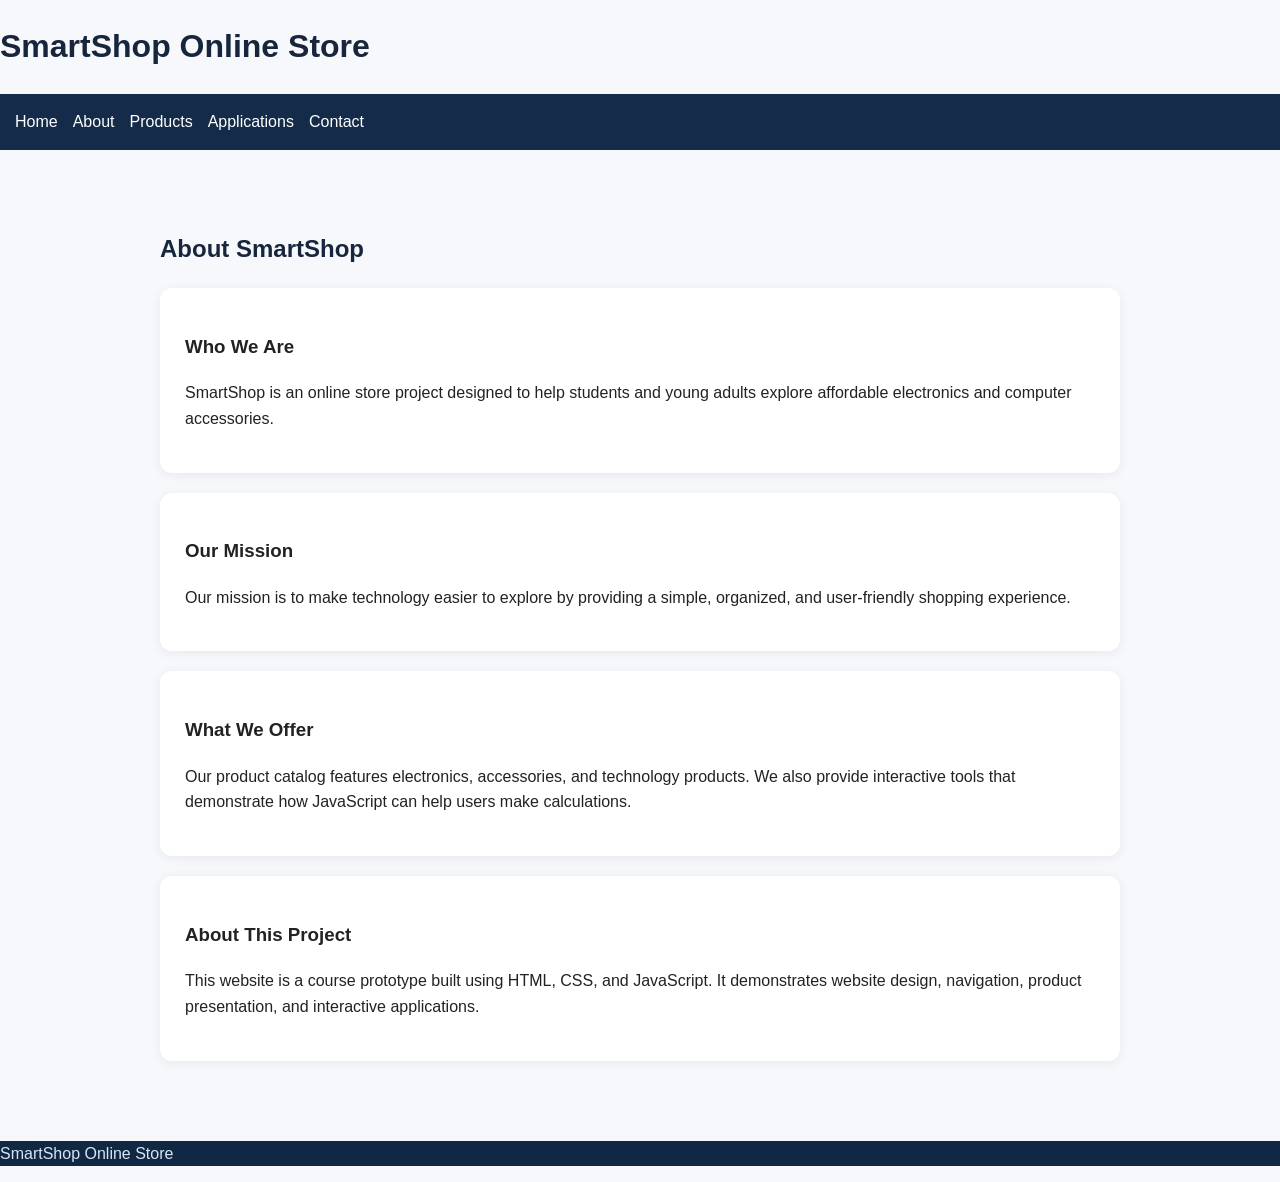
<file: about.html>
<!DOCTYPE html>
<html lang="en">
<head>
  <meta charset="UTF-8">
  <meta name="viewport" content="width=device-width, initial-scale=1">
  <title>About Us | SmartShop</title>
  <link rel="stylesheet" href="styles.css">
  <style>
    .info-wrap {
      max-width: 1000px;
      margin: 40px auto;
      padding: 20px;
    }
    .info-card {
      background: #fff;
      color: #222;
      padding: 25px;
      margin: 20px 0;
      border-radius: 12px;
      box-shadow: 0 2px 12px #0001;
    }
    .site-links {
      display: flex;
      flex-wrap: wrap;
      gap: 15px;
      padding: 15px;
      background: #142c49;
    }
    .site-links a { color: white; text-decoration: none; }
    .site-links a:hover { text-decoration: underline; }
  </style>
</head>
<body>
  <header>
    <h1>SmartShop Online Store</h1>
    <nav class="site-links">
      <a href="index.html">Home</a>
      <a href="about.html">About</a>
      <a href="products.html">Products</a>
      <a href="applications.html">Applications</a>
      <a href="contact.html">Contact</a>
    </nav>
  </header>

  <main class="info-wrap">
    <h2>About SmartShop</h2>

    <section class="info-card">
      <h3>Who We Are</h3>
      <p>SmartShop is an online store project designed
      to help students and young adults explore
      affordable electronics and computer accessories.</p>
    </section>

    <section class="info-card">
      <h3>Our Mission</h3>
      <p>Our mission is to make technology easier
      to explore by providing a simple, organized,
      and user-friendly shopping experience.</p>
    </section>

    <section class="info-card">
      <h3>What We Offer</h3>
      <p>Our product catalog features electronics,
      accessories, and technology products. We also
      provide interactive tools that demonstrate
      how JavaScript can help users make calculations.</p>
    </section>

    <section class="info-card">
      <h3>About This Project</h3>
      <p>This website is a course prototype built
      using HTML, CSS, and JavaScript. It demonstrates
      website design, navigation, product presentation,
      and interactive applications.</p>
    </section>
  </main>

  <footer><p>SmartShop Online Store</p></footer>
</body>
</html>
</file>
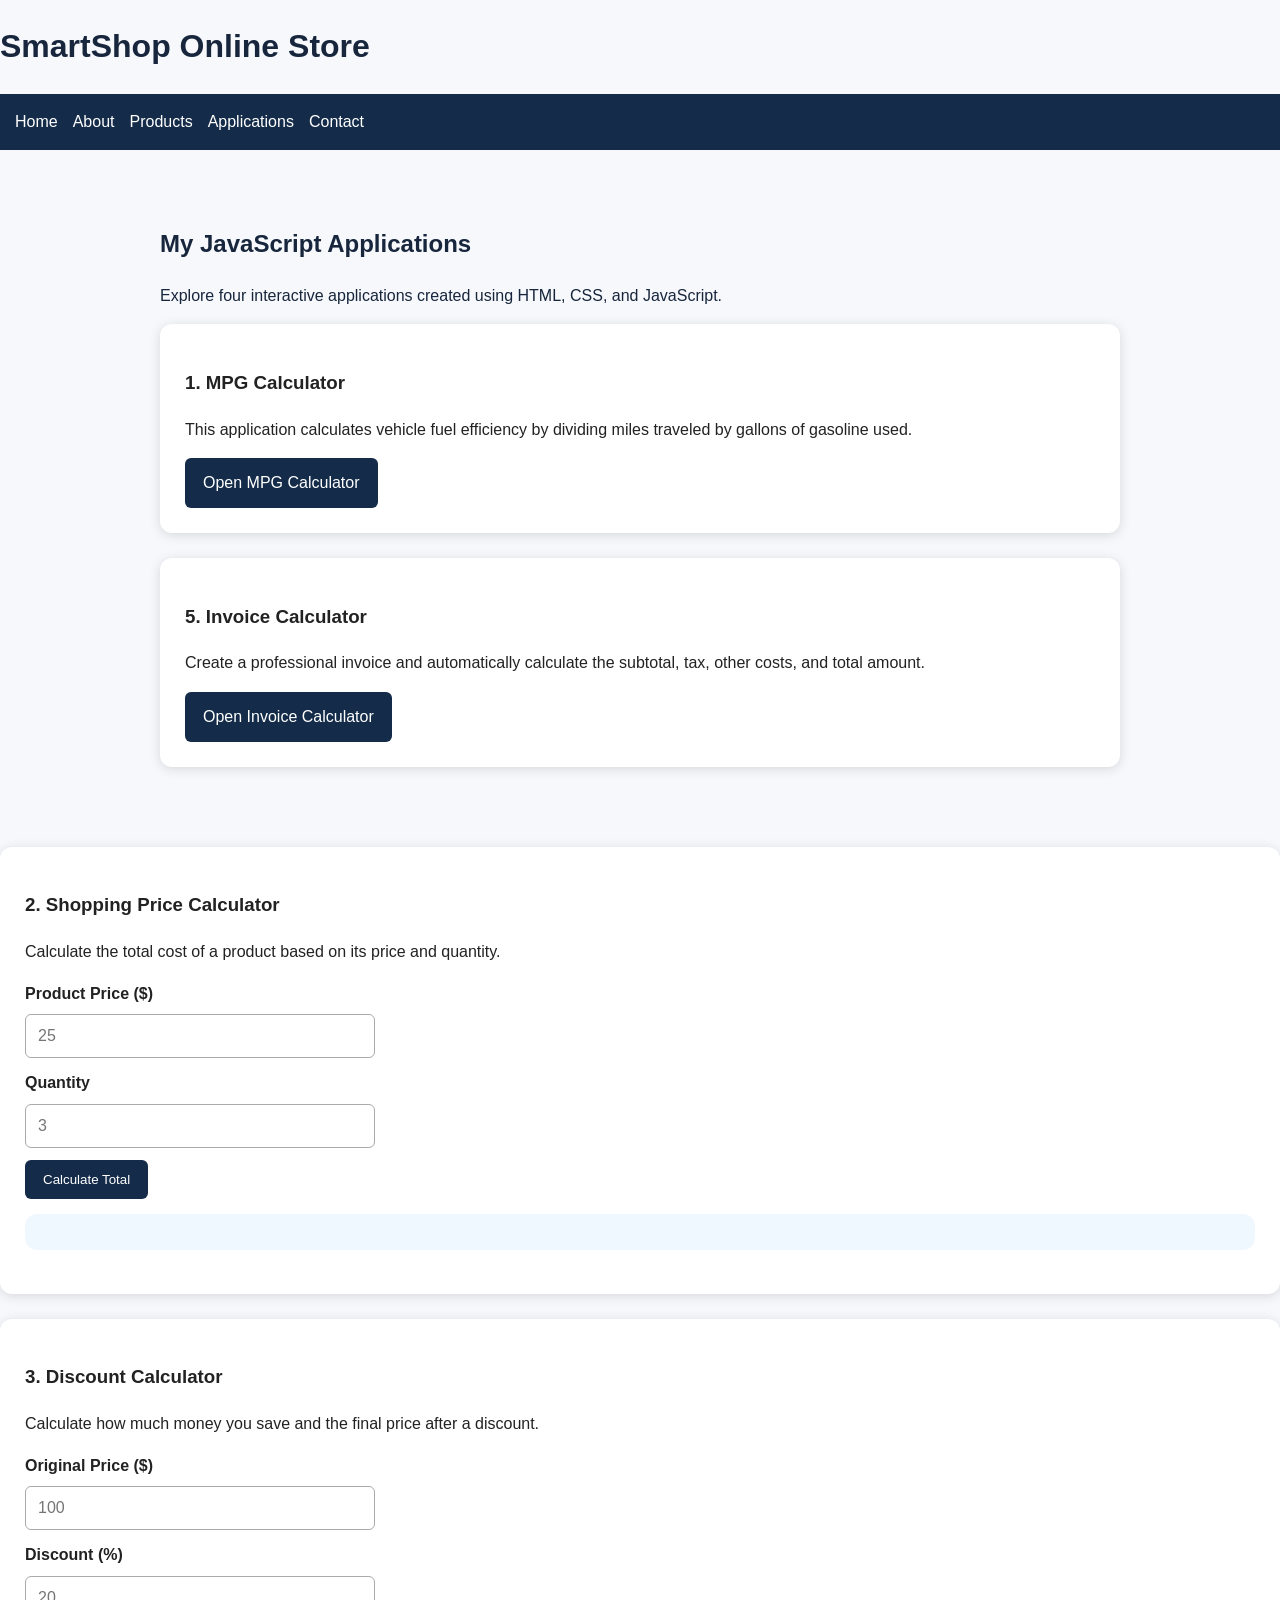
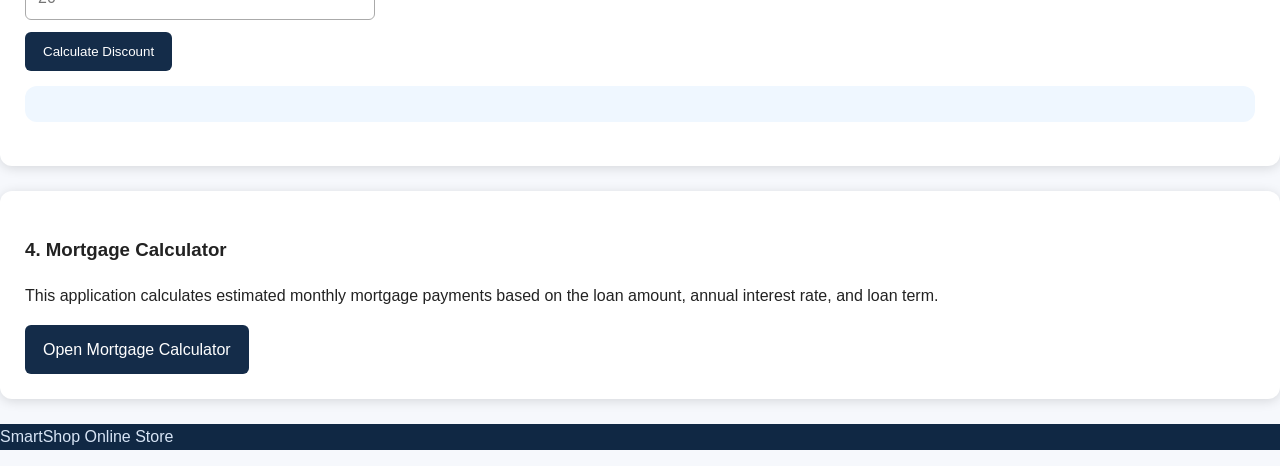
<file: applications.html>
<!DOCTYPE html>
<html lang="en">
<head>
  <meta charset="UTF-8">
  <meta name="viewport" content="width=device-width, initial-scale=1">
  <title>Applications | SmartShop</title>
  <link rel="stylesheet" href="styles.css">

  <style>
    .app-navigation {
      display: flex;
      flex-wrap: wrap;
      gap: 15px;
      background: #142c49;
      padding: 15px;
    }

    .app-navigation a {
      color: white;
      text-decoration: none;
    }

    .app-navigation a:hover {
      text-decoration: underline;
    }

    .apps-container {
      max-width: 1000px;
      margin: 35px auto;
      padding: 20px;
    }

    .app-card {
      background: white;
      color: #222;
      border-radius: 12px;
      padding: 25px;
      margin-bottom: 25px;
      box-shadow: 0 2px 12px #0002;
    }

    .app-card label {
      display: block;
      margin-top: 12px;
      font-weight: bold;
    }

    .app-card input {
      display: block;
      width: 100%;
      max-width: 350px;
      box-sizing: border-box;
      padding: 12px;
      margin: 7px 0 12px;
      border: 1px solid #aaa;
      border-radius: 6px;
    }

    .app-card button,
    .app-card .app-link {
      display: inline-block;
      background: #142c49;
      color: white;
      border: 0;
      padding: 12px 18px;
      border-radius: 6px;
      text-decoration: none;
      cursor: pointer;
    }

    .app-card button:hover,
    .app-card .app-link:hover {
      background: #244b78;
    }

    .result {
      margin-top: 15px;
      font-weight: bold;
    }
  </style>
</head>

<body>

  <header>
    <h1>SmartShop Online Store</h1>

    <nav class="app-navigation">
      <a href="index.html">Home</a>
      <a href="about.html">About</a>
      <a href="products.html">Products</a>
      <a href="applications.html">Applications</a>
      <a href="contact.html">Contact</a>
    </nav>
  </header>

  <main class="apps-container">

    <h2>My JavaScript Applications</h2>

    <p>
      Explore four interactive applications
      created using HTML, CSS, and JavaScript.
    </p>

    <!-- APPLICATION 1: MPG CALCULATOR -->

    <section class="app-card">
      <h3>1. MPG Calculator</h3>

      <p>
        This application calculates vehicle fuel
        efficiency by dividing miles traveled by
        gallons of gasoline used.
      </p>

      <a class="app-link" href="mpg.html">
        Open MPG Calculator
      </a>
    </section>
    
    <!-- APPLICATION 5: INVOICE CALCULATOR -->

    <section class="app-card">
      <h3>5. Invoice Calculator</h3>

      <p>
        Create a professional invoice and automatically
        calculate the subtotal, tax, other costs,
        and total amount.
      </p>

      <a class="app-link" href="invoice.html">
        Open Invoice Calculator
      </a>
    </section>

  </main>

    <!-- APPLICATION 2: SHOPPING CALCULATOR -->

    <section class="app-card">
      <h3>2. Shopping Price Calculator</h3>

      <p>
        Calculate the total cost of a product
        based on its price and quantity.
      </p>

      <label for="price">Product Price ($)</label>

      <input
        type="number"
        id="price"
        min="0"
        step="0.01"
        placeholder="25"
      >

      <label for="quantity">Quantity</label>

      <input
        type="number"
        id="quantity"
        min="1"
        step="1"
        placeholder="3"
      >

      <button type="button" onclick="calculateTotal()">
        Calculate Total
      </button>

      <p id="totalResult" class="result"
         aria-live="polite"></p>
    </section>

    <!-- APPLICATION 3: DISCOUNT CALCULATOR -->

    <section class="app-card">
      <h3>3. Discount Calculator</h3>

      <p>
        Calculate how much money you save
        and the final price after a discount.
      </p>

      <label for="originalPrice">
        Original Price ($)
      </label>

      <input
        type="number"
        id="originalPrice"
        min="0"
        step="0.01"
        placeholder="100"
      >

      <label for="discount">
        Discount (%)
      </label>

      <input
        type="number"
        id="discount"
        min="0"
        max="100"
        step="0.01"
        placeholder="20"
      >

      <button type="button" onclick="calculateDiscount()">
        Calculate Discount
      </button>

      <p id="discountResult" class="result"
         aria-live="polite"></p>
    </section>

    <!-- APPLICATION 4: MORTGAGE CALCULATOR -->

    <section class="app-card">
      <h3>4. Mortgage Calculator</h3>

      <p>
        This application calculates estimated
        monthly mortgage payments based on
        the loan amount, annual interest rate,
        and loan term.
      </p>

      <a class="app-link" href="mortgage.html">
        Open Mortgage Calculator
      </a>
    </section>

  </main>

  <footer>
    <p>SmartShop Online Store</p>
  </footer>

  <script>

    // APPLICATION 2: SHOPPING PRICE CALCULATOR

    function calculateTotal() {

      let priceInput =
        document.getElementById("price").value;

      let quantityInput =
        document.getElementById("quantity").value;

      let price = Number(priceInput);
      let quantity = Number(quantityInput);

      let result =
        document.getElementById("totalResult");

      if (
        priceInput === "" ||
        quantityInput === "" ||
        !Number.isFinite(price) ||
        price < 0 ||
        !Number.isInteger(quantity) ||
        quantity < 1
      ) {
        result.textContent =
          "Enter a valid price and quantity.";
        return;
      }

      let total = price * quantity;

      result.textContent =
        "Total Price: $" + total.toFixed(2);
    }

    // APPLICATION 3: DISCOUNT CALCULATOR

    function calculateDiscount() {

      let priceInput =
        document.getElementById("originalPrice").value;

      let discountInput =
        document.getElementById("discount").value;

      let price = Number(priceInput);
      let discount = Number(discountInput);

      let result =
        document.getElementById("discountResult");

      if (
        priceInput === "" ||
        discountInput === "" ||
        !Number.isFinite(price) ||
        price < 0 ||
        !Number.isFinite(discount) ||
        discount < 0 ||
        discount > 100
      ) {
        result.textContent =
          "Enter a valid price and discount (0-100%).";
        return;
      }

      let savings = price * discount / 100;

      let finalPrice = price - savings;

      result.textContent =
        "You Save: $" + savings.toFixed(2) +
        " | Final Price: $" + finalPrice.toFixed(2);
    }

  </script>

</body>
</html>
</file>
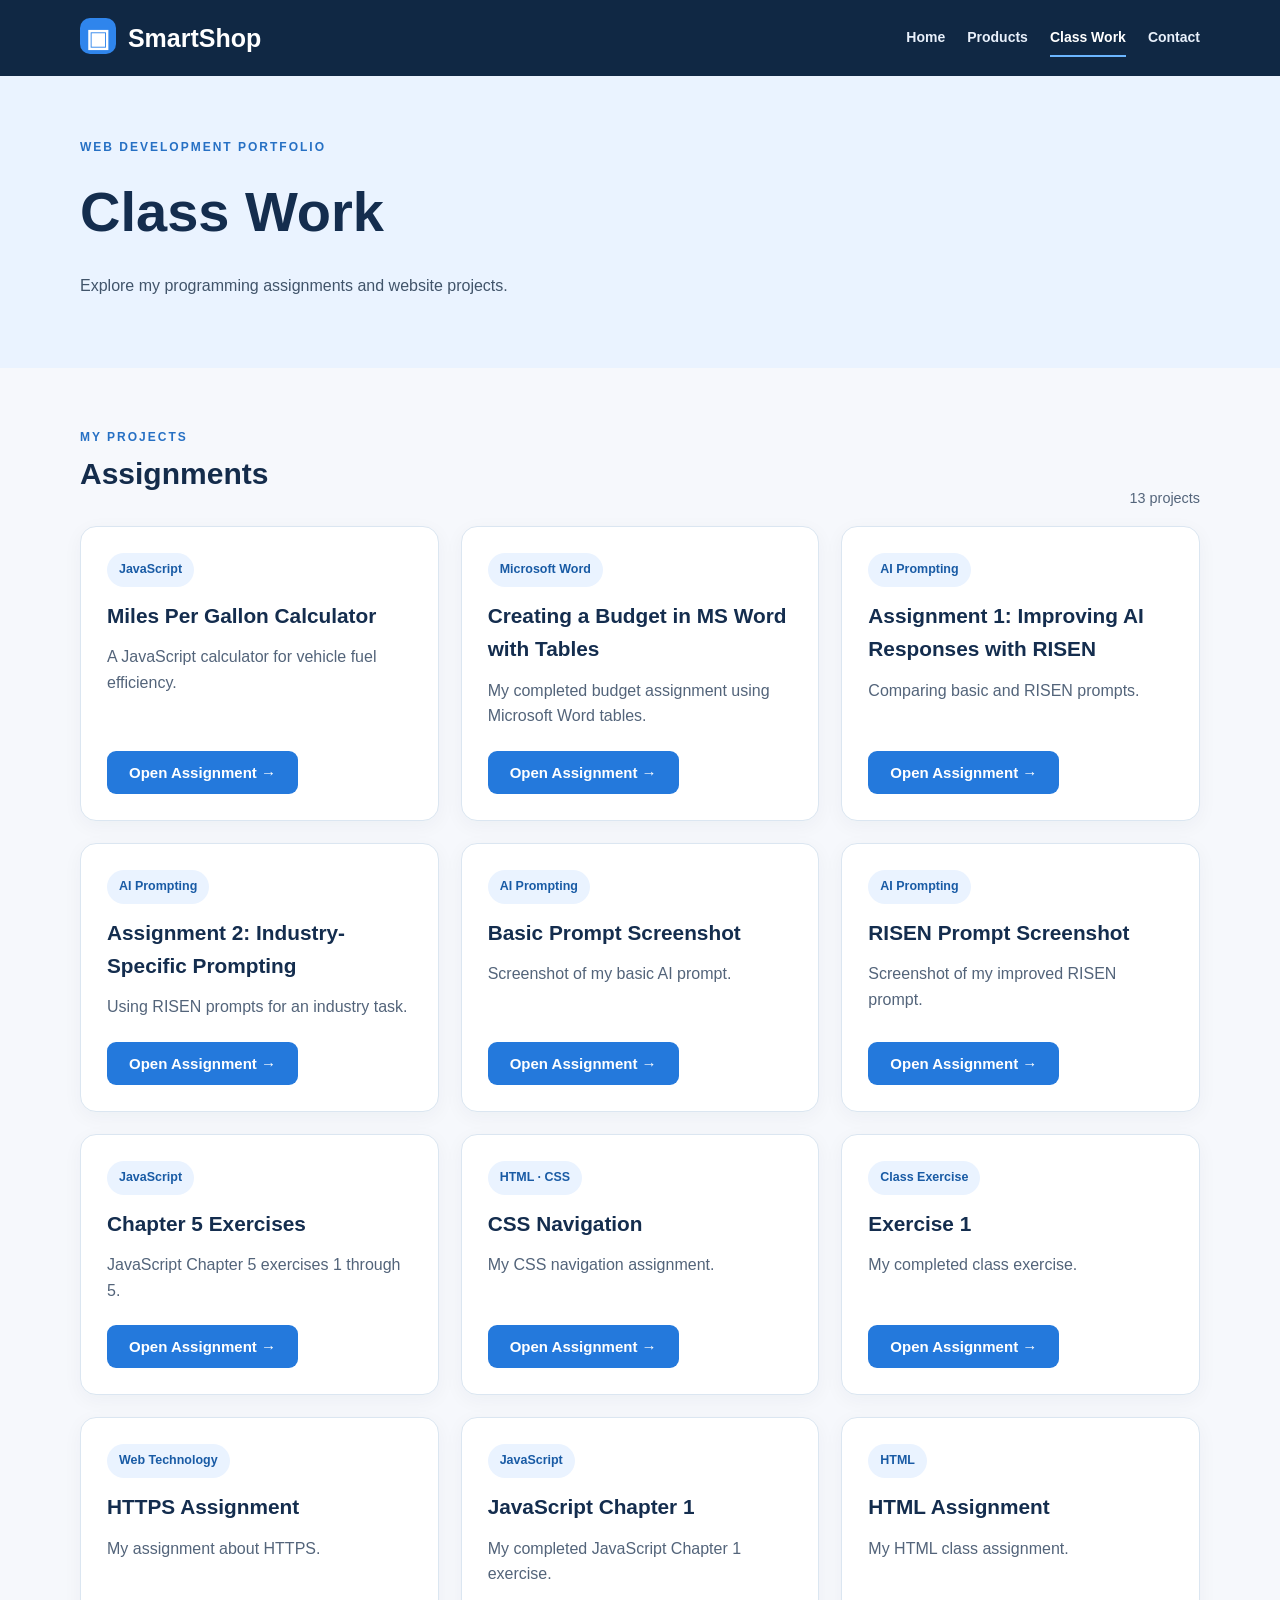
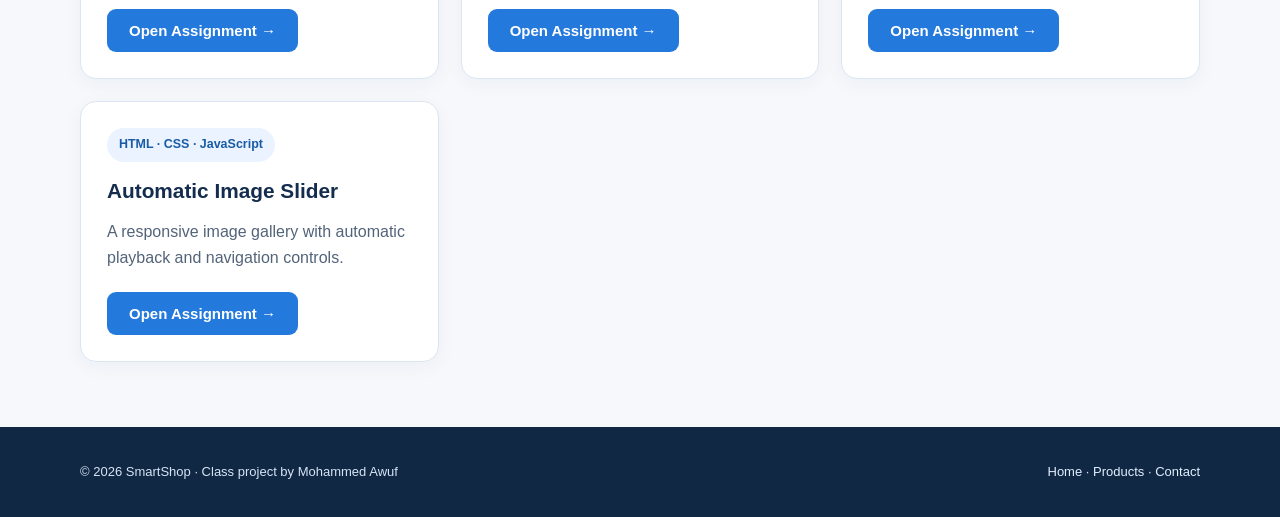
<file: classwork.html>
<!DOCTYPE html>

<html lang="en"><head><meta charset="utf-8"/><meta content="width=device-width,initial-scale=1" name="viewport"/><meta content="Class work and web development projects by Mohammed Awuf" name="description"/><title>Class Work | SmartShop</title><link href="styles.css" rel="stylesheet"/><script defer="" src="script.js"></script><script defer="" src="classwork.js"></script></head>
<body><header class="site-header"><div class="container nav"><a class="brand" href="index.html"><span aria-hidden="true" class="brand-icon">▣</span> SmartShop</a><nav aria-label="Main navigation"><a href="index.html">Home</a><a href="products.html">Products</a><a aria-current="page" href="classwork.html">Class Work</a><a href="contact.html">Contact</a></nav></div></header>
<main><section class="classwork-hero"><div class="container"><p class="eyebrow">WEB DEVELOPMENT PORTFOLIO</p><h1>Class Work</h1><p>Explore my programming assignments and website projects.</p></div></section><section aria-labelledby="work-title" class="container section"><div class="section-head"><div><p class="eyebrow">MY PROJECTS</p><h2 id="work-title">Assignments</h2></div><span class="work-count" id="work-count"></span></div><div class="classwork-grid" id="classwork-list"></div></section></main>
<footer><div class="container footer-inner"><span>© <span class="year"></span> SmartShop · Class project by Mohammed Awuf</span><span><a href="index.html">Home</a> · <a href="products.html">Products</a> · <a href="contact.html">Contact</a></span></div></footer></body></html>
</file>
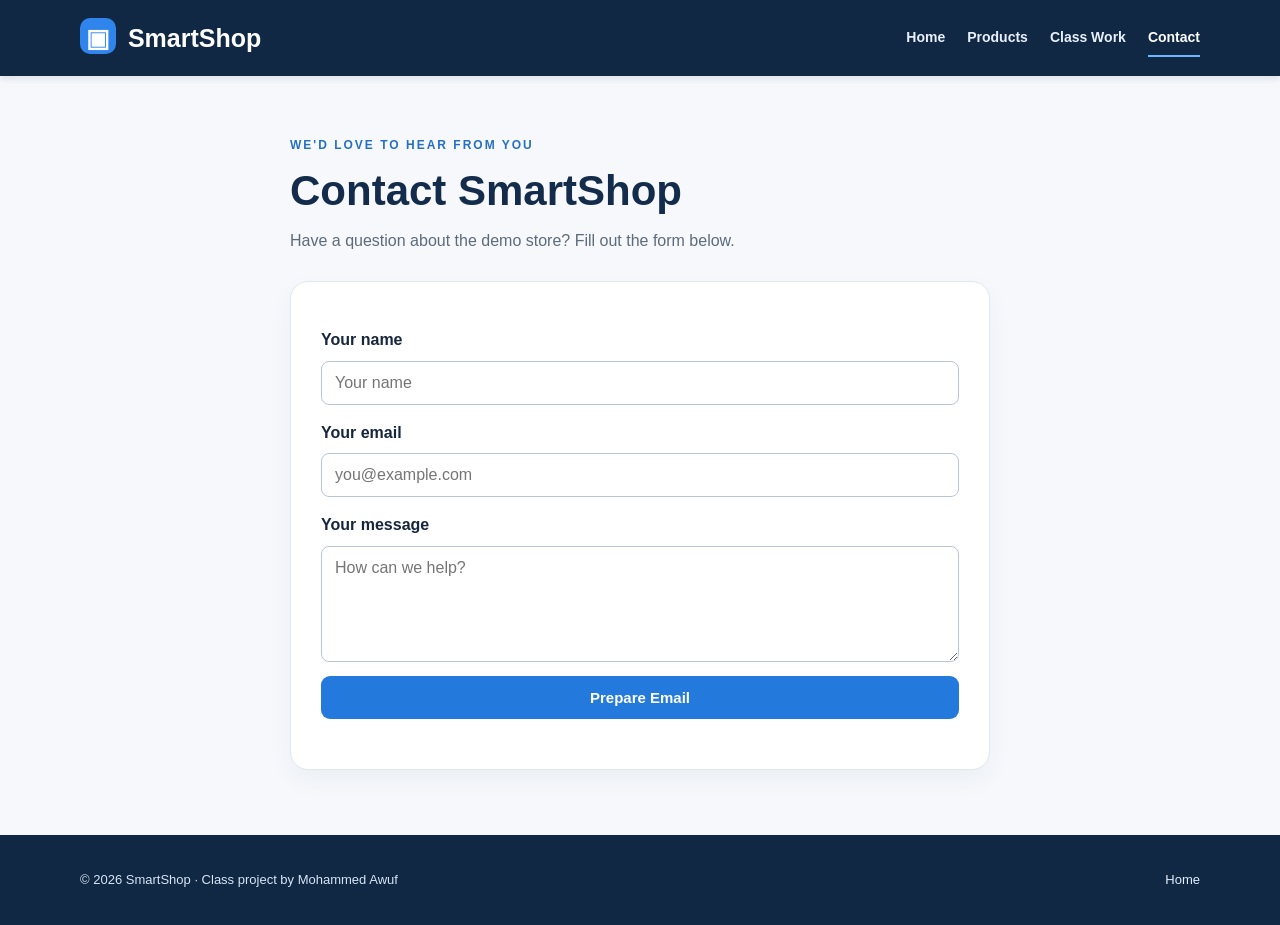
<file: contact.html>
<!DOCTYPE html>

<html lang="en"><head><meta charset="utf-8"/><meta content="width=device-width,initial-scale=1" name="viewport"/><title>Contact | SmartShop</title><link href="styles.css" rel="stylesheet"/><script defer="" src="script.js"></script></head><body><header class="site-header"><div class="container nav"><a class="brand" href="index.html"><span class="brand-icon">▣</span> SmartShop</a><nav aria-label="Main navigation"><a href="index.html">Home</a><a href="products.html">Products</a><a href="classwork.html">Class Work</a><a aria-current="page" href="contact.html">Contact</a></nav></div></header><main class="container section narrow"><p class="eyebrow">WE'D LOVE TO HEAR FROM YOU</p><h1>Contact SmartShop</h1><p class="intro">Have a question about the demo store? Fill out the form below.</p><div class="panel"><form id="contactForm"><label for="name">Your name</label><input autocomplete="name" id="name" maxlength="100" name="name" placeholder="Your name" required=""/><label for="email">Your email</label><input autocomplete="email" id="email" name="email" placeholder="you@example.com" required="" type="email"/><label for="message">Your message</label><textarea id="message" maxlength="2000" name="message" placeholder="How can we help?" required="" rows="5"></textarea><button class="button full" type="submit">Prepare Email</button></form><p aria-live="polite" class="note" id="contactStatus" role="status"></p></div></main><footer><div class="container footer-inner"><span>© <span class="year"><a href="classwork.html">Class Work</a> · </span> SmartShop · Class project by Mohammed Awuf</span><a href="index.html">Home</a></div></footer></body></html>
</file>
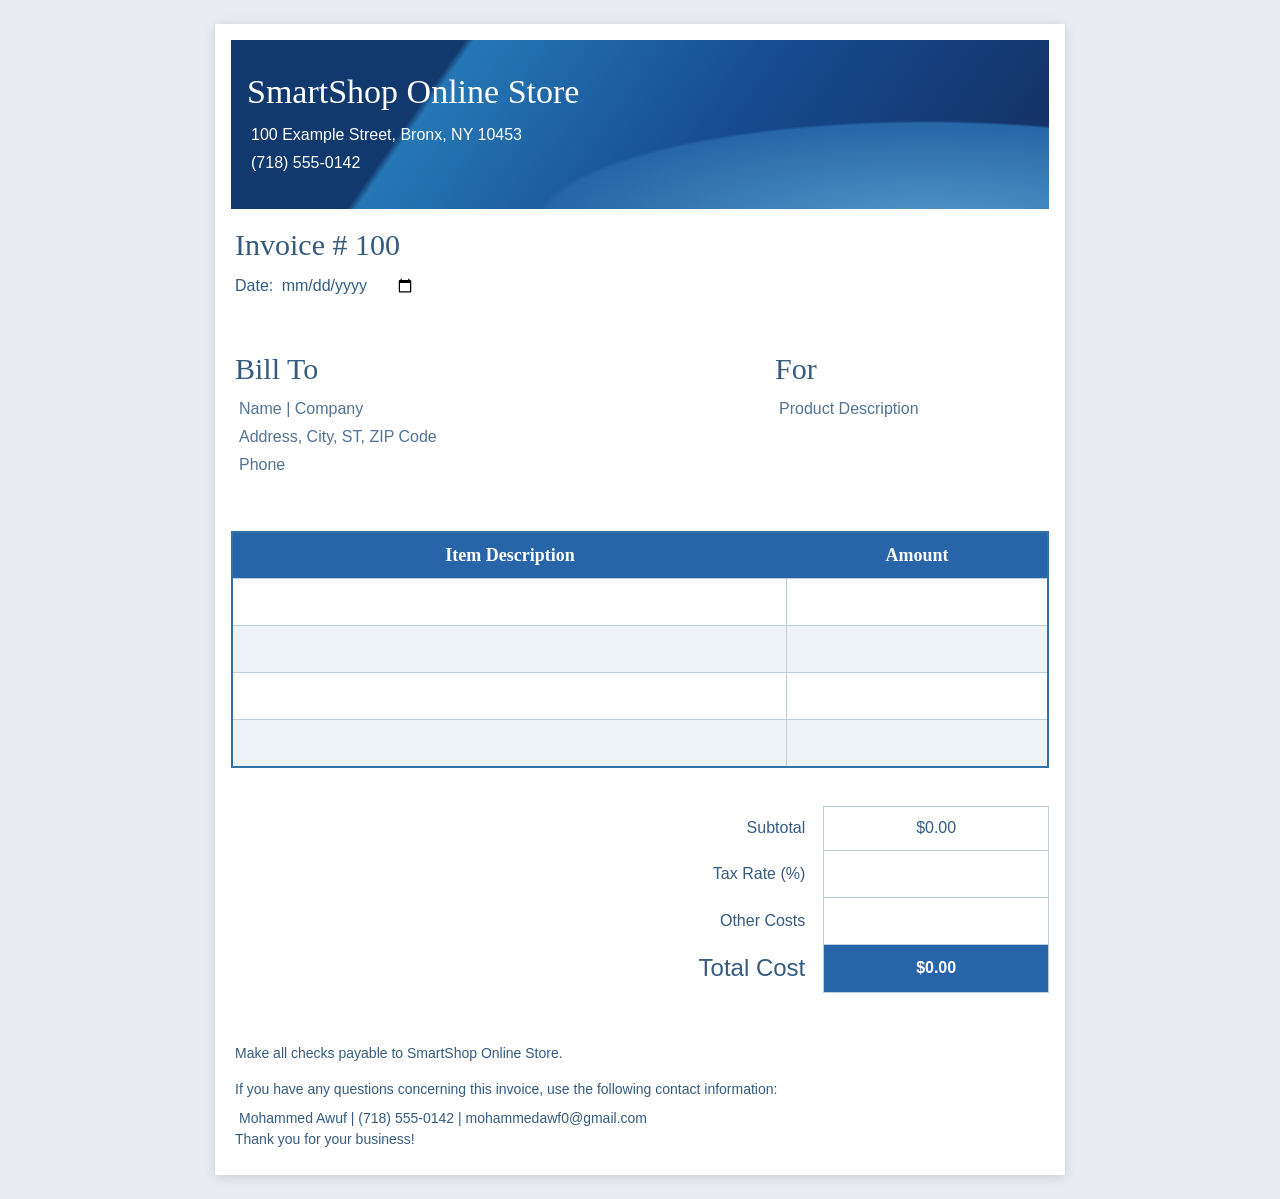
<file: invoice.html>
<!DOCTYPE html>
<html lang="en"><head><meta charset="UTF-8"><meta name="viewport" content="width=device-width, initial-scale=1"><title>Invoice | SmartShop</title><link href="https://cdn.jsdelivr.net/npm/bootstrap@5.3.3/dist/css/bootstrap.min.css" rel="stylesheet"><link rel="stylesheet" href="invoice.css"></head>
<body><main class="invoice-container"><form id="invoiceForm">
<header class="company-header"><h1>SmartShop Online Store</h1><input aria-label="Company address" value="100 Example Street, Bronx, NY 10453"><input aria-label="Company phone" value="(718) 555-0142"></header>
<section class="invoice-info"><h2>Invoice # <input id="invoiceNumber" aria-label="Invoice number" value="100"></h2><label for="invoiceDate">Date:</label> <input type="date" id="invoiceDate"></section>
<section class="customer-info row g-0"><div class="col-md-8"><h2>Bill To</h2><input aria-label="Customer name" placeholder="Name | Company"><input aria-label="Customer address" placeholder="Address, City, ST, ZIP Code"><input type="tel" aria-label="Customer phone" placeholder="Phone"></div><div class="col-md-4"><h2>For</h2><input aria-label="Invoice purpose" placeholder="Product Description"></div></section>
<section class="items-section" aria-label="Invoice items"><table class="invoice-table"><thead><tr><th scope="col">Item Description</th><th scope="col">Amount</th></tr></thead><tbody><tr><td><input aria-label="Item 1 description"></td><td><input type="number" class="amount" min="0" step="0.01" aria-label="Item 1 amount"></td></tr><tr><td><input aria-label="Item 2 description"></td><td><input type="number" class="amount" min="0" step="0.01" aria-label="Item 2 amount"></td></tr><tr><td><input aria-label="Item 3 description"></td><td><input type="number" class="amount" min="0" step="0.01" aria-label="Item 3 amount"></td></tr><tr><td><input aria-label="Item 4 description"></td><td><input type="number" class="amount" min="0" step="0.01" aria-label="Item 4 amount"></td></tr></tbody></table></section>
<section class="totals-section" aria-label="Invoice totals"><table class="totals-table"><tbody><tr><th scope="row">Subtotal</th><td><output id="subtotal">$0.00</output></td></tr><tr><th scope="row"><label for="taxRate">Tax Rate (%)</label></th><td><input type="number" id="taxRate" min="0" max="100" step="0.01"></td></tr><tr><th scope="row"><label for="otherCosts">Other Costs</label></th><td><input type="number" id="otherCosts" min="0" step="0.01"></td></tr><tr class="total-row"><th scope="row">Total Cost</th><td><output id="totalCost" aria-live="polite">$0.00</output></td></tr></tbody></table><p id="error" role="status"></p></section>
<footer class="invoice-footer"><p>Make all checks payable to SmartShop Online Store.</p><p>If you have any questions concerning this invoice, use the following contact information:</p><input aria-label="Contact information" value="Mohammed Awuf | (718) 555-0142 | mohammedawf0@gmail.com"><p>Thank you for your business!</p></footer></form></main><script src="invoice.js"></script></body></html>
</file>
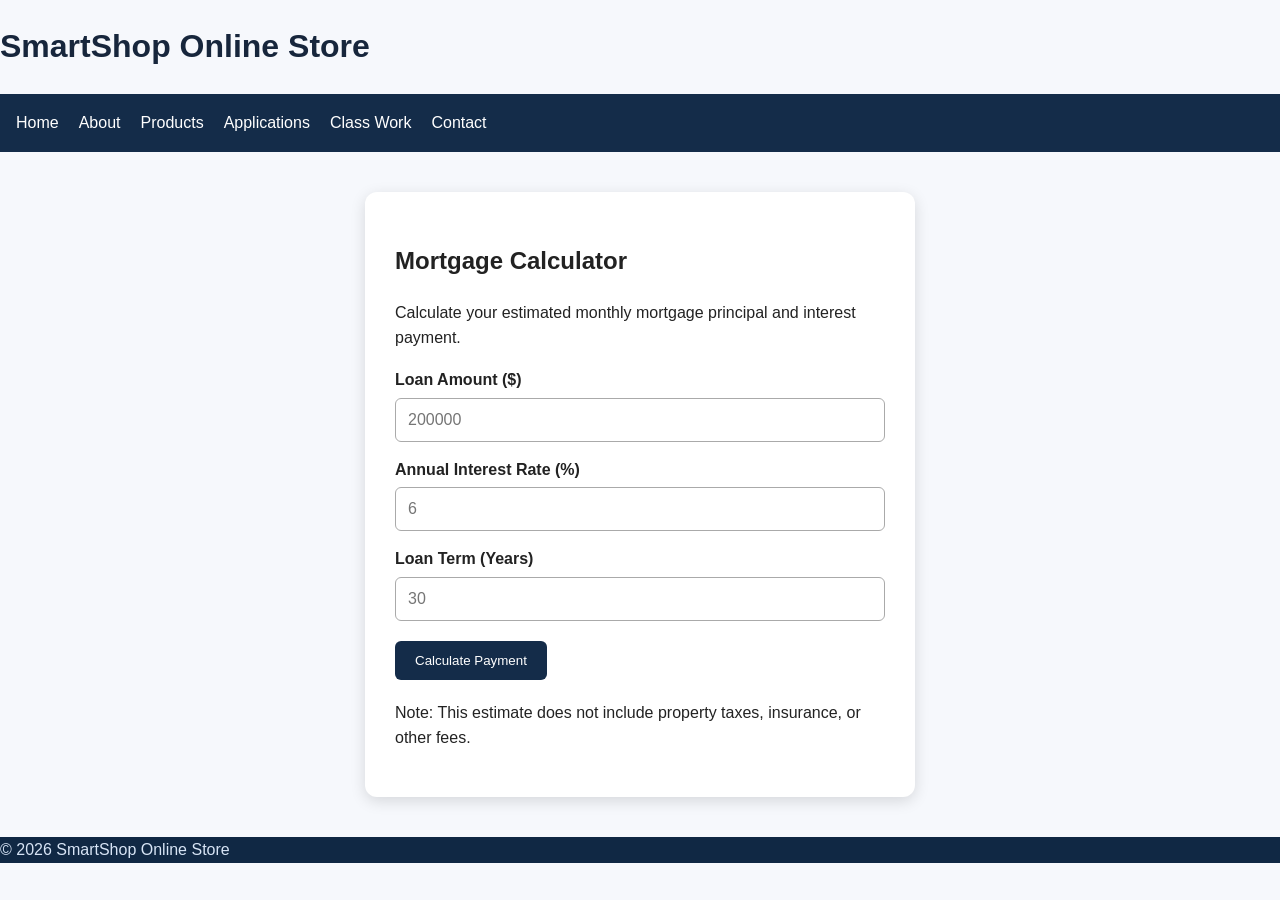
<file: mortgage.html>
<!DOCTYPE html>
<html lang="en">
<head>
<meta charset="UTF-8">
<meta name="viewport" content="width=device-width, initial-scale=1">
<title>Mortgage Calculator | SmartShop</title>
<link rel="stylesheet" href="styles.css">
<style>
  .mortgage-nav {
    background: #142c49;
    padding: 16px;
    display: flex;
    flex-wrap: wrap;
    gap: 20px;
  }
  .mortgage-nav a {
    color: white;
    text-decoration: none;
  }
  .calculator {
    max-width: 550px;
    margin: 40px auto;
    padding: 30px;
    background: white;
    color: #222;
    border-radius: 12px;
    box-shadow: 0 4px 15px #0002;
  }
  .calculator label {
    display: block;
    margin: 15px 0 5px;
    font-weight: bold;
  }
  .calculator input {
    width: 100%;
    box-sizing: border-box;
    padding: 12px;
    border: 1px solid #aaa;
    border-radius: 6px;
  }
  .calculator button {
    margin-top: 20px;
    padding: 12px 20px;
    background: #142c49;
    color: white;
    border: none;
    border-radius: 6px;
    cursor: pointer;
  }
  #result {
    margin-top: 20px;
    font-size: 20px;
    font-weight: bold;
  }
</style>
</head>
<body>

<header>
  <h1>SmartShop Online Store</h1>
</header>

<nav class="mortgage-nav">
  <a href="index.html">Home</a>
  <a href="about.html">About</a>
  <a href="products.html">Products</a>
  <a href="applications.html">Applications</a>
  <a href="classwork.html">Class Work</a>
  <a href="contact.html">Contact</a>
</nav>

<main>
  <section class="calculator">
    <h2>Mortgage Calculator</h2>
    <p>Calculate your estimated monthly
    mortgage principal and interest payment.</p>

    <label for="loan">Loan Amount ($)</label>
    <input type="number" id="loan"
      min="0.01" step="0.01" placeholder="200000">

    <label for="rate">Annual Interest Rate (%)</label>
    <input type="number" id="rate"
      min="0" step="0.01" placeholder="6">

    <label for="years">Loan Term (Years)</label>
    <input type="number" id="years"
      min="1" step="1" placeholder="30">

    <button type="button" onclick="calculateMortgage()">
      Calculate Payment
    </button>

    <p id="result" aria-live="polite"></p>
    <p>Note: This estimate does not include
    property taxes, insurance, or other fees.</p>
  </section>
</main>

<script>
function calculateMortgage() {
  let loanInput = document.getElementById("loan").value;
  let rateInput = document.getElementById("rate").value;
  let yearsInput = document.getElementById("years").value;

  let loan = Number(loanInput);
  let annualRate = Number(rateInput);
  let years = Number(yearsInput);
  let result = document.getElementById("result");

  if (loanInput === "" || rateInput === "" ||
      yearsInput === "" || !Number.isFinite(loan) ||
      !Number.isFinite(annualRate) ||
      !Number.isInteger(years) ||
      loan <= 0 || annualRate < 0 || years <= 0) {
    result.textContent = "Please enter valid values.";
    return;
  }

  let monthlyRate = annualRate / 100 / 12;
  let payments = years * 12;
  let monthlyPayment;

  if (monthlyRate === 0) {
    monthlyPayment = loan / payments;
  } else {
    let factor = Math.pow(1 + monthlyRate, payments);
    monthlyPayment =
      loan * monthlyRate * factor / (factor - 1);
  }

  result.textContent =
    "Monthly Payment: $" + monthlyPayment.toFixed(2);
}
</script>

<footer>
  <p>&copy; 2026 SmartShop Online Store</p>
</footer>

</body>
</html>
</file>
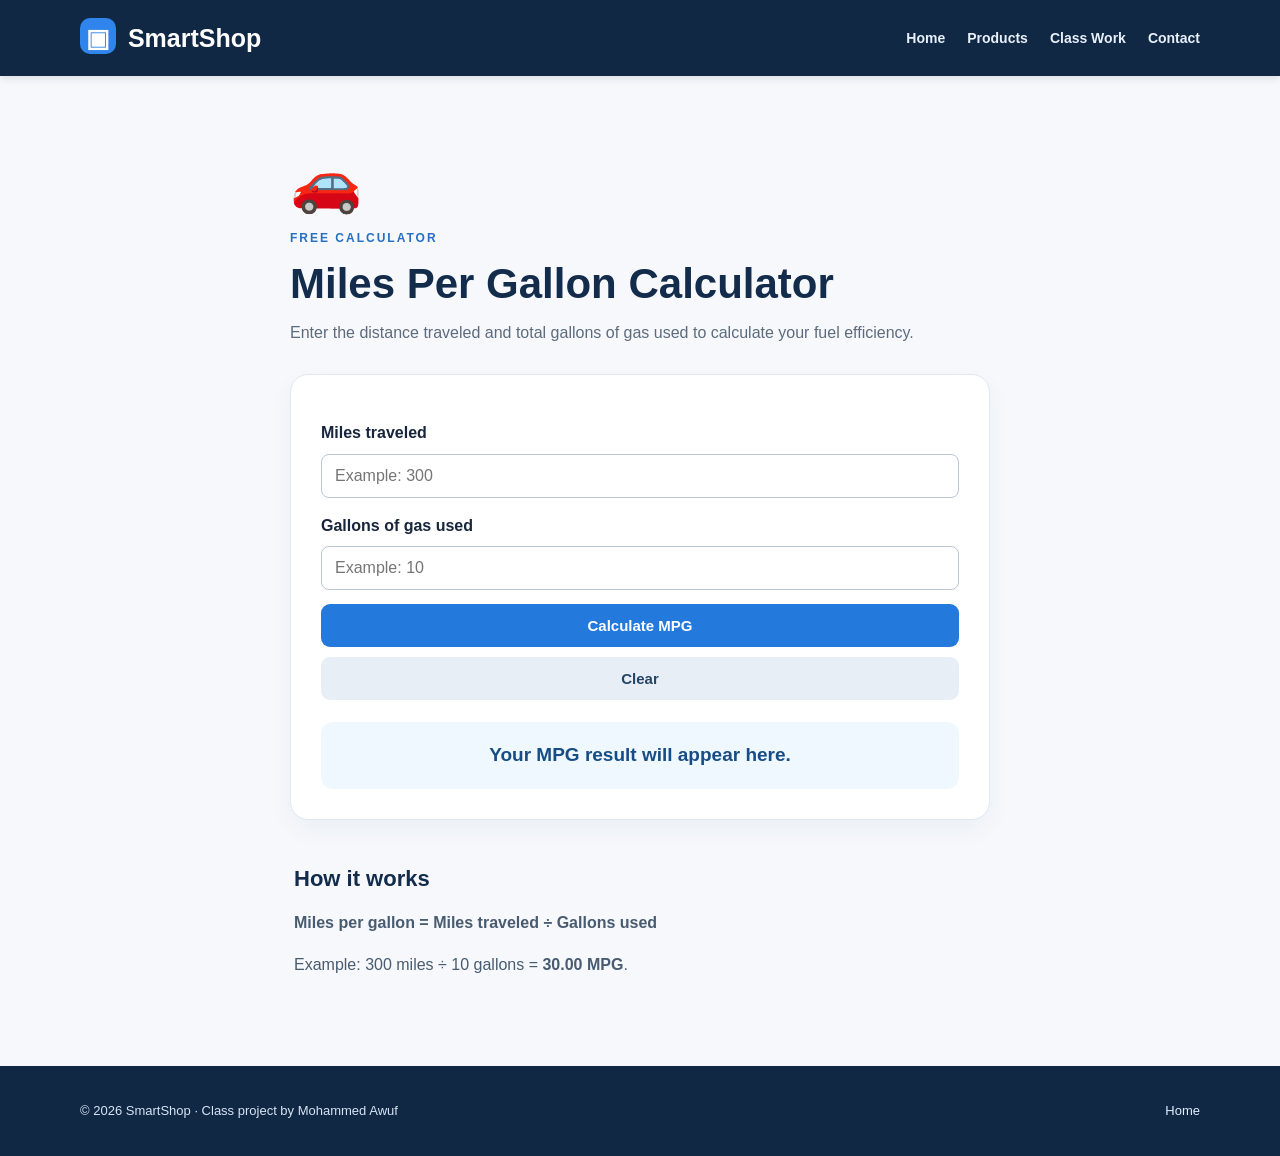
<file: mpg.html>
<!DOCTYPE html>

<html lang="en"><head><meta charset="utf-8"/><meta content="width=device-width,initial-scale=1" name="viewport"/><title>MPG Calculator | SmartShop</title><link href="styles.css" rel="stylesheet"/><script defer="" src="script.js"></script></head><body><header class="site-header"><div class="container nav"><a class="brand" href="index.html"><span class="brand-icon">▣</span> SmartShop</a><nav aria-label="Main navigation"><a href="index.html">Home</a><a href="products.html">Products</a><a href="classwork.html">Class Work</a><a href="contact.html">Contact</a></nav></div></header><main class="container section narrow"><div aria-hidden="true" class="calculator-logo">🚗</div><p class="eyebrow">FREE CALCULATOR</p><h1>Miles Per Gallon Calculator</h1><p class="intro">Enter the distance traveled and total gallons of gas used to calculate your fuel efficiency.</p><div class="panel"><form id="mpgForm" novalidate=""><label for="miles">Miles traveled</label><input id="miles" min="0" name="miles" placeholder="Example: 300" required="" step="any" type="number"/><label for="gallons">Gallons of gas used</label><input id="gallons" min="0.000001" name="gallons" placeholder="Example: 10" required="" step="any" type="number"/><button class="button full" type="submit">Calculate MPG</button><button class="button button-secondary full" type="reset">Clear</button></form><div aria-live="polite" class="result" id="mpgResult" role="status">Your MPG result will appear here.</div></div><div class="formula"><h2>How it works</h2><p><strong>Miles per gallon = Miles traveled ÷ Gallons used</strong></p><p>Example: 300 miles ÷ 10 gallons = <strong>30.00 MPG</strong>.</p></div></main><footer><div class="container footer-inner"><span>© <span class="year"><a href="classwork.html">Class Work</a> · </span> SmartShop · Class project by Mohammed Awuf</span><a href="index.html">Home</a></div></footer></body></html>
</file>
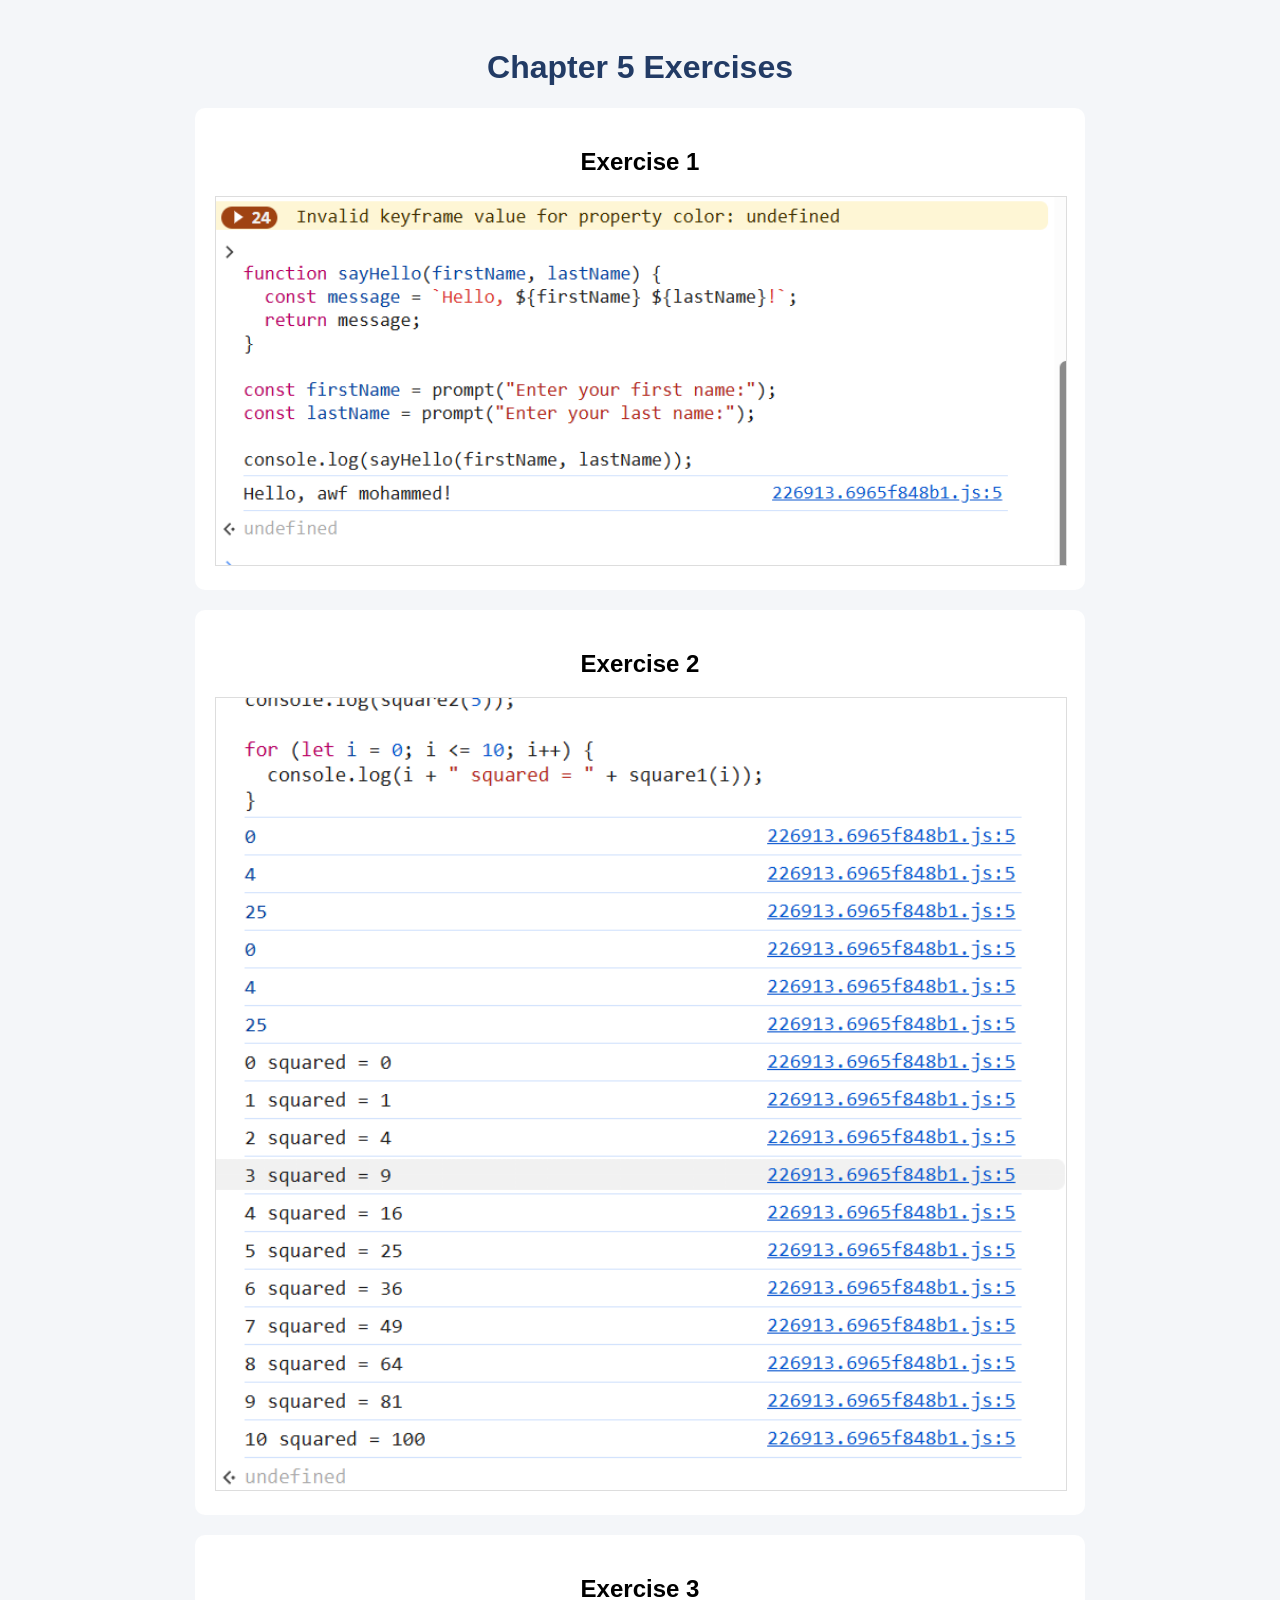
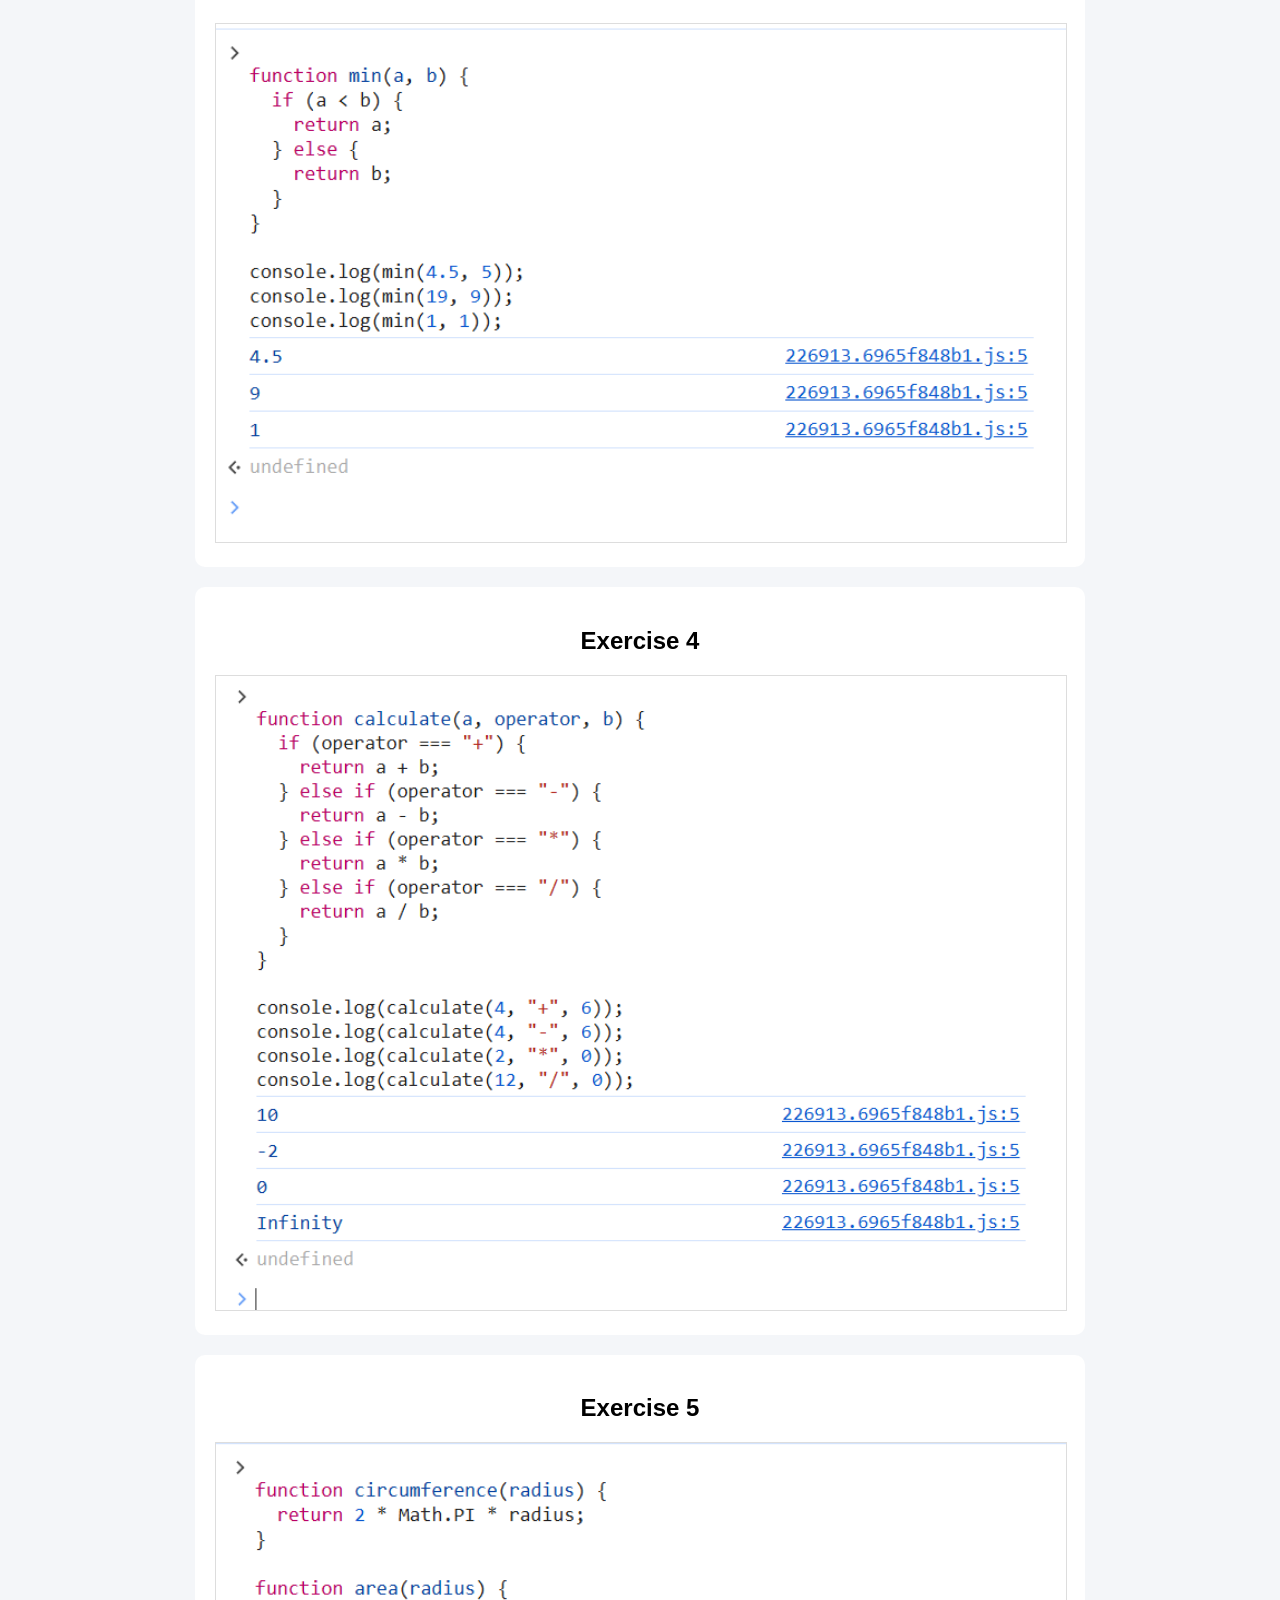
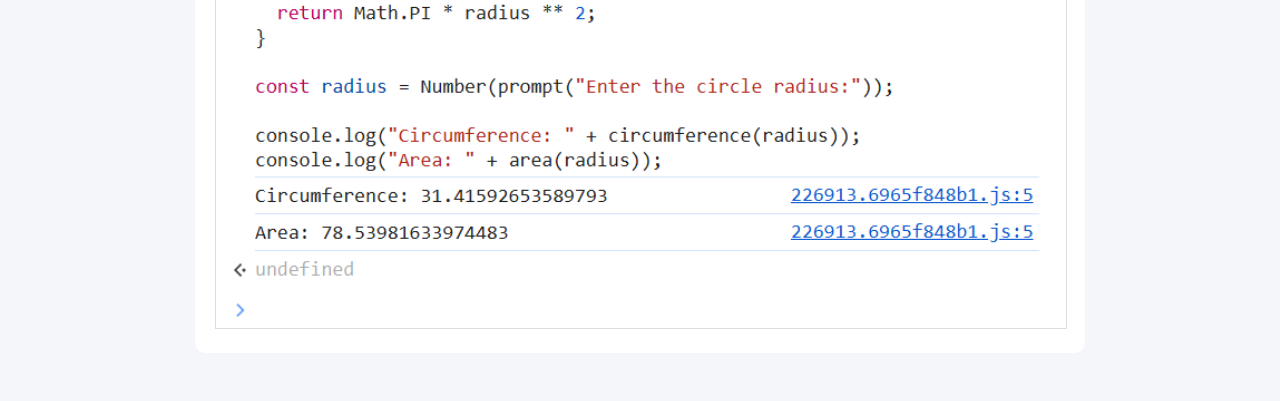
<file: assignments/chapter5.html>
<!DOCTYPE html>
<html lang="en">
<head>
  <meta charset="UTF-8">
  <meta name="viewport" content="width=device-width, initial-scale=1.0">
  <title>Chapter 5 Exercises</title>
  <style>
    body {
      font-family: Arial, sans-serif;
      background: #f4f6f9;
      padding: 20px;
      text-align: center;
    }
    h1 { color: #223b65; }
    .exercise {
      background: white;
      padding: 20px;
      margin: 20px auto;
      max-width: 850px;
      border-radius: 10px;
    }
    img {
      width: 100%;
      height: auto;
      border: 1px solid #ddd;
    }
  </style>
</head>
<body>

  <h1>Chapter 5 Exercises</h1>

  <div class="exercise">
    <h2>Exercise 1</h2>
    <img src="Exercise 1.png" alt="Exercise 1">
  </div>

  <div class="exercise">
    <h2>Exercise 2</h2>
    <img src="Exercise 2.png" alt="Exercise 2">
  </div>

  <div class="exercise">
    <h2>Exercise 3</h2>
    <img src="Exercise 3.png" alt="Exercise 3">
  </div>

  <div class="exercise">
    <h2>Exercise 4</h2>
    <img src="Exercise 4.png" alt="Exercise 4">
  </div>

  <div class="exercise">
    <h2>Exercise 5</h2>
    <img src="Exercise 5.png" alt="Exercise 5">
  </div>

</body>
</html>
</file>
<file: styles.css>
*{box-sizing:border-box}html{scroll-behavior:smooth}body{margin:0;font:16px/1.6 Arial,Helvetica,sans-serif;color:#17263c;background:#f6f8fc}a{color:#155ab6;text-decoration:none}a:hover{text-decoration:underline}.container{width:min(1120px,calc(100% - 40px));margin:auto}.site-header{background:#102844;color:white;box-shadow:0 2px 8px #11263d22}.nav{display:flex;align-items:center;justify-content:space-between;gap:20px;min-height:76px}.brand{font-size:25px;font-weight:800;color:white;white-space:nowrap}.brand-icon{display:inline-grid;place-items:center;width:36px;height:36px;border-radius:10px;background:#2f85ec;margin-right:5px}.nav nav{display:flex;gap:22px;flex-wrap:wrap}.nav nav a{color:#e8f0fb;font-weight:600;font-size:14px;padding:7px 0}.nav nav a[aria-current=page]{color:#fff;border-bottom:2px solid #6cb6ff}.hero{background:linear-gradient(115deg,#153a65,#1c65a8);color:white}.hero-inner{min-height:410px;display:grid;grid-template-columns:1.2fr 1fr;gap:30px;align-items:center;padding:65px 0}.hero h1{font-size:clamp(32px,4.6vw,55px);line-height:1.14;margin:12px 0 18px}.hero p:not(.eyebrow){max-width:520px;color:#dbeafa}.eyebrow{font-size:12px;font-weight:800;letter-spacing:2px;color:#2670c4;margin:0}.hero .eyebrow{color:#a8d5ff}.button{display:inline-block;background:#2479dc;color:white;border:0;border-radius:9px;padding:13px 22px;font:700 15px Arial;cursor:pointer;text-align:center;margin-top:14px}.button:hover{background:#1559a8;text-decoration:none}.hero .button{background:#fff;color:#154c85}.hero .button:hover{background:#e3efff}.hero-art{display:flex;align-items:center;justify-content:center;gap:12px;min-height:230px;background:#ffffff17;border:1px solid #ffffff2a;border-radius:24px}.hero-art span{font-size:clamp(45px,6vw,85px);filter:drop-shadow(0 10px 12px #0003)}.section{padding-top:60px;padding-bottom:65px}.section h1,.section h2{line-height:1.25;color:#142c4b}.section h1{font-size:clamp(30px,4vw,42px);margin:10px 0}.section h2{font-size:30px;margin:7px 0 18px}.section-head{display:flex;align-items:end;justify-content:space-between;gap:20px;margin-bottom:16px}.cards{display:grid;grid-template-columns:repeat(3,minmax(0,1fr));gap:22px}.product-card{background:white;border:1px solid #e1e7f0;border-radius:16px;overflow:hidden;box-shadow:0 8px 18px #17365b0a}.product-visual{height:170px;display:grid;place-items:center;font-size:68px;background:linear-gradient(140deg,#e3efff,#f5f8ff)}.product-body{padding:20px}.product-body h3{margin:0 0 5px;color:#1c3555}.product-body p{color:#586779;margin:0 0 14px}.product-body strong{color:#145aab;font-size:20px}.feature{display:flex;align-items:center;justify-content:space-between;gap:30px;background:#e7f1ff;border-radius:20px;padding:35px 45px}.feature p{max-width:590px}.feature-symbol{font-size:105px}.note{color:#657386;font-size:13px;margin-top:20px}.intro{max-width:730px;color:#5d6b7c;margin:0 0 28px}.narrow{max-width:700px}.panel{background:white;border:1px solid #e1e7f0;border-radius:18px;padding:30px;box-shadow:0 10px 24px #17365b0c}label{display:block;font-weight:700;margin:15px 0 8px}input,select,textarea{display:block;width:100%;border:1px solid #b9c6d6;border-radius:8px;padding:12px 13px;font:16px Arial;background:#fff;color:#17263c}input:focus,select:focus,textarea:focus{outline:3px solid #b8d8ff;border-color:#2670c4}.controls{display:grid;grid-template-columns:2fr 1fr;gap:18px;margin-bottom:20px}.controls label{margin:0}.controls input,.controls select{margin-top:7px}.full{width:100%}.button-secondary{background:#e8eef6;color:#234467;margin-top:10px}.button-secondary:hover{background:#d8e3f0}.calculator-logo{font-size:58px}.result{background:#eff7ff;border-radius:12px;padding:18px;margin-top:22px;text-align:center;color:#174d85;font-size:19px;font-weight:700}.result.error{background:#fff0ee;color:#a12920}.formula{margin-top:30px;padding:8px 4px}.formula h2{font-size:22px}.formula p{color:#485b70}footer{background:#102844;color:#d7e4f5}.footer-inner{min-height:90px;display:flex;justify-content:space-between;align-items:center;gap:18px;font-size:13px}footer a{color:#e1efff}@media(max-width:720px){.nav{padding:16px 0;align-items:flex-start;flex-direction:column}.nav nav{gap:12px 18px}.hero-inner{grid-template-columns:1fr;padding:45px 0}.hero-art{min-height:150px}.cards{grid-template-columns:repeat(2,minmax(0,1fr))}.feature{padding:26px}.feature-symbol{font-size:65px}.controls{grid-template-columns:1fr}.footer-inner{flex-direction:column;justify-content:center;text-align:center;padding:22px 0}}@media(max-width:500px){.cards{grid-template-columns:1fr}.section{padding-top:38px;padding-bottom:42px}.panel{padding:20px}.feature-symbol{display:none}.section-head{align-items:flex-start;flex-direction:column}.hero-art span{font-size:48px}}
/* Real photographic images instead of emoji illustrations */
.hero-art{overflow:hidden;padding:0;min-height:280px;background:#e8eff7}
.hero-art img{width:100%;height:100%;min-height:280px;max-height:380px;object-fit:cover;display:block}
.product-visual{overflow:hidden;background:#edf2f8}
.product-visual img{width:100%;height:100%;object-fit:cover;display:block}
.feature-symbol{width:240px;max-width:38%;flex-shrink:0}
.feature-symbol img{display:block;width:100%;height:155px;object-fit:cover;border-radius:14px}
@media(max-width:500px){.feature-symbol{display:none}}

/* Responsive auto image slider */
.photo-slider{position:relative;overflow:hidden;border-radius:20px;background:#122b49;box-shadow:0 12px 30px #122b4924}.slides{position:relative;height:clamp(240px,44vw,470px)}.slide{position:absolute;inset:0;margin:0;opacity:0;visibility:hidden;transition:opacity .55s ease,visibility .55s}.slide.is-active{opacity:1;visibility:visible}.slide img{width:100%;height:100%;object-fit:cover;display:block}.slide figcaption{position:absolute;bottom:0;left:0;right:0;padding:35px 90px 22px;color:#fff;font-weight:700;font-size:clamp(17px,2.6vw,27px);background:linear-gradient(transparent,#091c36ba)}.slider-arrow{position:absolute;top:45%;transform:translateY(-50%);z-index:2;border:0;border-radius:50%;width:44px;height:44px;background:#ffffffdb;color:#142d4e;font-size:23px;cursor:pointer}.slider-arrow:hover,.slider-arrow:focus-visible{background:#fff;outline:2px solid #1267c8}.slider-arrow.prev{left:16px}.slider-arrow.next{right:16px}.slider-bottom{display:flex;align-items:center;justify-content:space-between;gap:12px;background:#142d4e;color:white;padding:12px 20px}.slider-dots{display:flex;gap:8px}.slider-dot{border:2px solid #fff;border-radius:50%;height:13px;width:13px;background:transparent;cursor:pointer;padding:0}.slider-dot.is-active{background:#fff}.slider-toggle{background:#fff;color:#142d4e;border:0;border-radius:7px;padding:7px 13px;cursor:pointer;font-weight:700}@media(max-width:520px){.slides{height:240px}.slide figcaption{padding:30px 55px 15px}.slider-arrow{height:36px;width:36px;font-size:18px}.slider-arrow.prev{left:8px}.slider-arrow.next{right:8px}.slider-bottom{padding:10px 12px}}@media(prefers-reduced-motion:reduce){.slide{transition:none}}

/* Allow 12 slide navigation dots to wrap on small screens */
.slider-dots{flex-wrap:wrap;justify-content:center;max-width:75%}.slider-bottom{min-height:58px}
@media(max-width:520px){.slider-dot{width:11px;height:11px}.slider-dots{gap:6px;max-width:68%}}

/* Class Work portfolio */
.classwork-hero{background:#eaf3ff;padding:62px 0 54px}.classwork-hero h1{margin:10px 0 12px;color:#142d4e;font-size:clamp(2rem,5vw,3.5rem)}.classwork-hero p:last-child{color:#41546a;max-width:650px}.classwork-grid{display:grid;grid-template-columns:repeat(auto-fit,minmax(min(100%,290px),1fr));gap:22px}.classwork-card{background:white;border:1px solid #dbe6f1;border-radius:16px;padding:26px;box-shadow:0 5px 20px #142d4e0b;display:flex;flex-direction:column;align-items:flex-start;gap:12px}.classwork-card h3{margin:0;color:#142d4e;font-size:1.3rem}.classwork-card p{margin:0 0 10px;color:#53647a;line-height:1.6;flex:1}.classwork-card .button{margin-top:auto}.work-category{font-size:.78rem;font-weight:700;color:#195ba5;background:#eaf3ff;border-radius:99px;padding:7px 12px}.work-count{color:#53647a;font-size:.9rem}@media(max-width:600px){.classwork-hero{padding:40px 0}.classwork-card{padding:20px}}
</file>
<file: invoice.css>
*{box-sizing:border-box}body{margin:0;background:#e9edf2;color:#355b80;font:16px Arial,sans-serif}.invoice-container{max-width:850px;margin:24px auto;background:white;padding:16px;box-shadow:0 2px 12px #0002}h1,h2{font-family:Georgia,serif;font-weight:normal;margin:0 0 8px}h1{font-size:34px}h2{font-size:30px}input{font:inherit;color:inherit;border:0;background:transparent;min-width:0;padding:5px 4px;max-width:100%}input::placeholder{color:inherit;opacity:.85}input:focus{outline:2px solid #5594d2;outline-offset:-2px;background:#e9f3ff;color:#23496e}.company-header{padding:32px 16px;color:white;background:radial-gradient(ellipse at 85% 110%,#5297c9 0%,#2766a7 39%,transparent 40%),linear-gradient(125deg,#12396e 25%,#2677b5 26%,#164b90 60%,#142e60 100%);min-height:165px}.company-header input,.customer-info input,.invoice-footer input{display:block;width:100%}.invoice-info{padding:18px 4px}.invoice-info h2 input{width:120px;padding:0}.customer-info{margin:32px 0 52px;padding:0 4px}.customer-info>div{min-width:0}.invoice-table,.totals-table{border-collapse:collapse;width:100%;table-layout:fixed}.invoice-table th{background:#2865a8;color:white;font: bold 18px Georgia,serif;text-align:center;padding:12px}.invoice-table th:first-child{width:68%}.invoice-table td{border:1px solid #b9cddd;height:46px}.invoice-table{border:2px solid #3473a8}.invoice-table tr:nth-child(even){background:#eef3f8}.invoice-table input,.totals-table input{width:100%;height:44px}.invoice-table td:last-child input,.totals-table input{text-align:center}.totals-section{margin:38px 0 48px;display:flex;flex-direction:column;align-items:flex-end}.totals-table{width:55%}.totals-table th{text-align:right;font-weight:normal;padding:10px 18px 10px 0}.totals-table td{border:1px solid #b9cddd;text-align:center;height:44px}.total-row th{font-size:24px}.total-row td{background:#2865a8;color:white;font-weight:bold}.invoice-footer{font-size:14px;padding:4px}.invoice-footer p{margin:0 0 8px}.invoice-footer p:first-child{margin-bottom:20px}#error{color:#a12626;font-size:14px;margin:6px 0 0}#error:empty{display:none}@media(max-width:767px){.invoice-container{margin:0;padding:12px}.customer-info{display:flex;flex-wrap:wrap;gap:24px;margin:20px 0 30px}.customer-info>div{width:100%}.totals-table{width:100%}h1{font-size:27px}h2{font-size:25px}.total-row th{font-size:20px}.invoice-table th{font-size:16px}}@media print{body{background:white}.invoice-container{margin:0;box-shadow:none;max-width:none}*{print-color-adjust:exact;-webkit-print-color-adjust:exact}}
</file>
